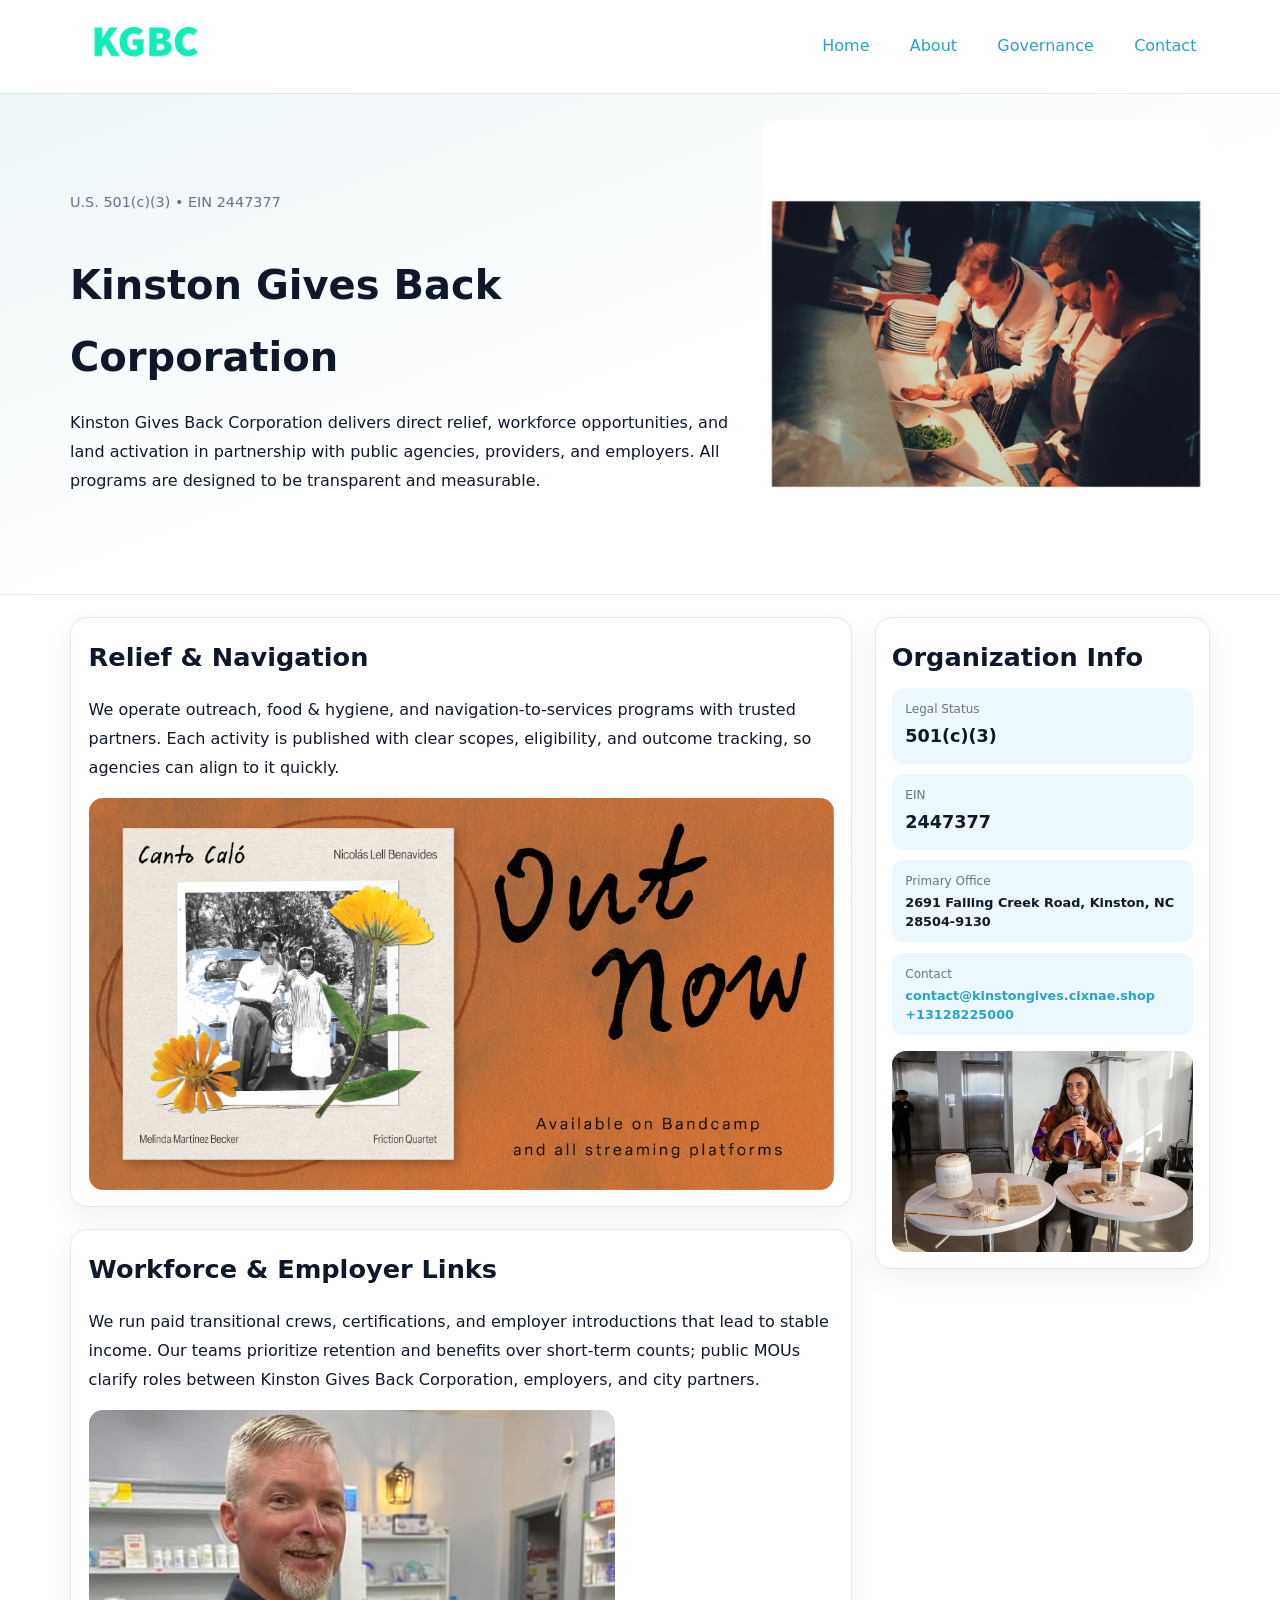
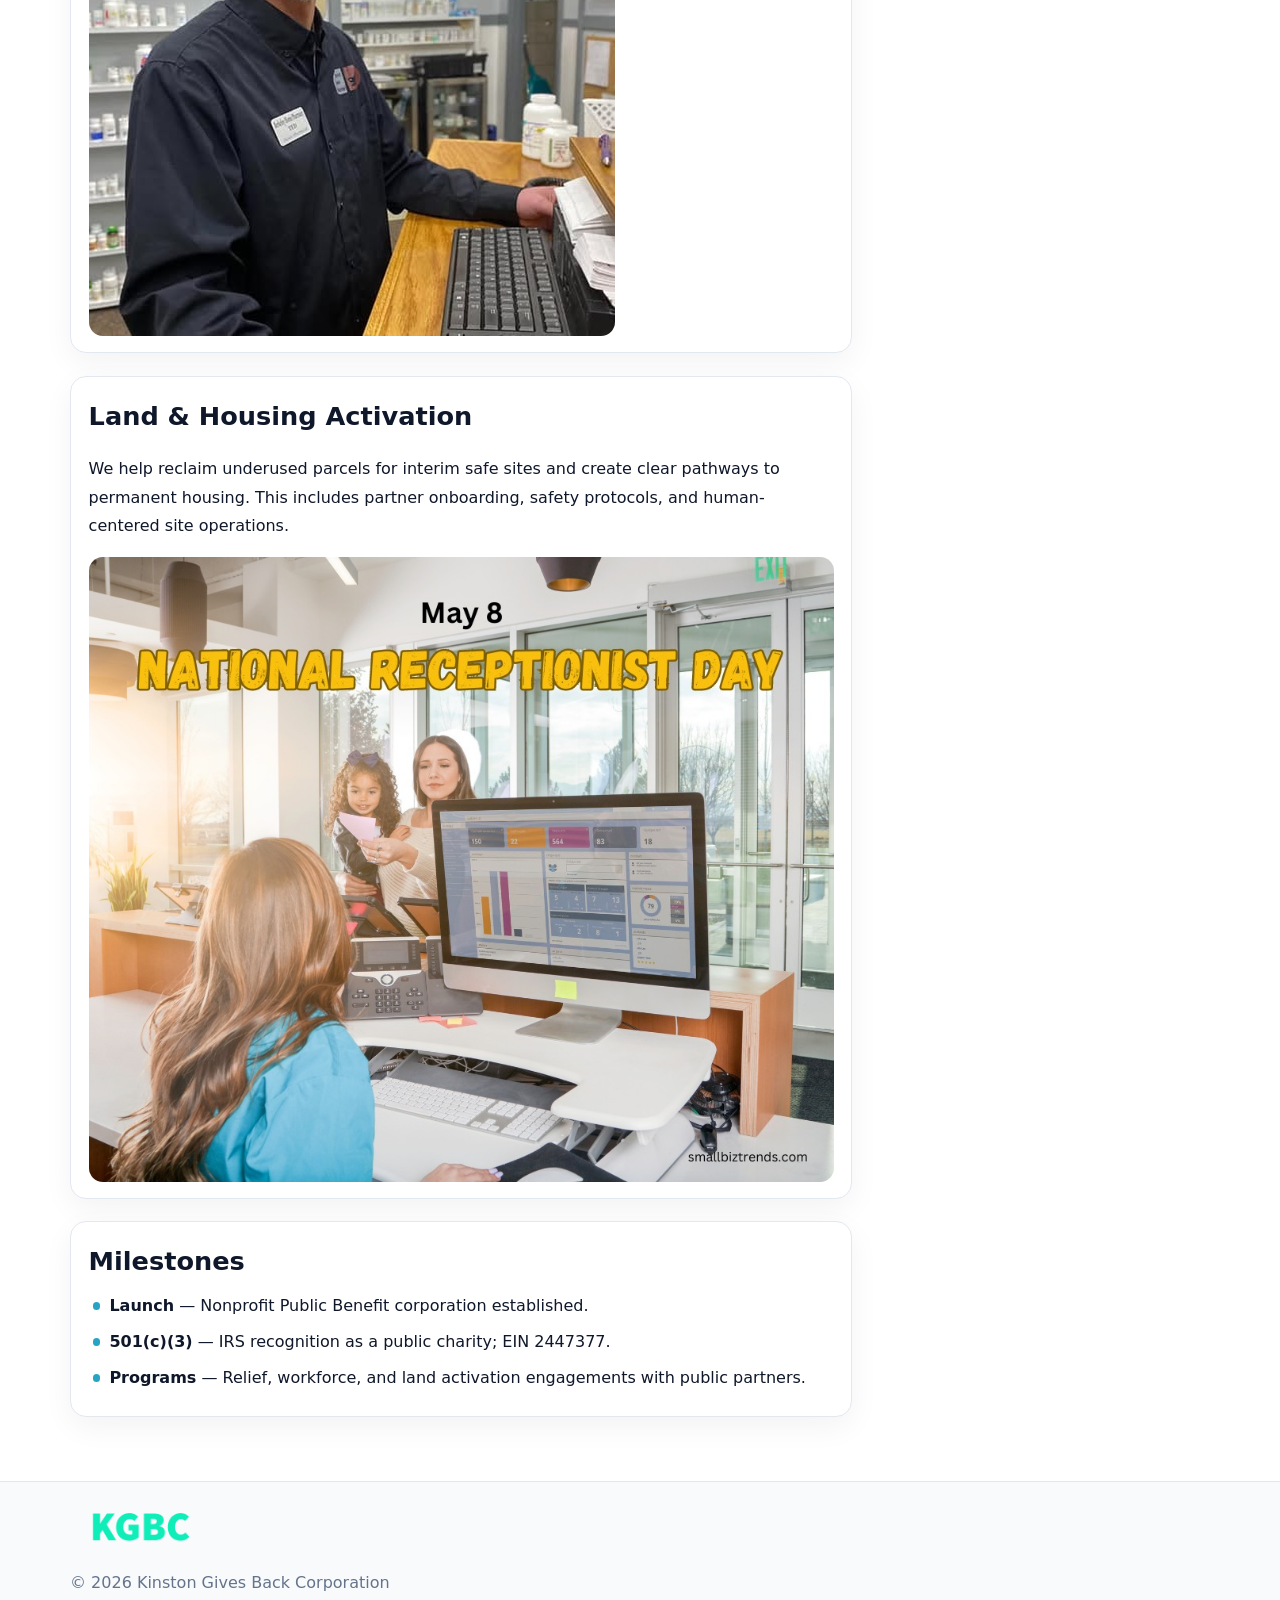
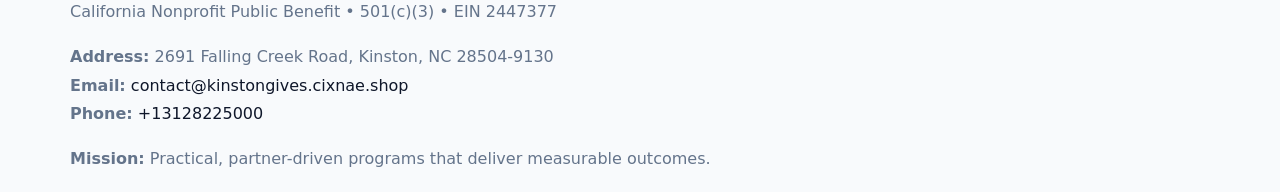
<file: index.html>
<!doctype html><html lang="en"><head>
<meta charset="utf-8">
<meta name="viewport" content="width=device-width,initial-scale=1">
<title>Kinston Gives Back Corporation – Nonprofit • 2025</title>
<link rel="stylesheet" href="assets/styles.css">
<link rel="icon" href="images/logo.png">
<meta name="data-ein" content="2447377">
<meta name="data-name" content="Kinston Gives Back Corporation">
<meta name="data-email" content="contact@kinstongives.cixnae.shop">
<meta name="data-phone" content="+13128225000">
<meta name="data-address" content="2691 Falling Creek Road,
Kinston, NC 28504-9130">
<meta name="data-map" content="2691+Falling+Creek+Road,+Kinston,+NC+28504-9130">
  <meta name="description" content="Our nonprofit strengthens the community with programs focused on community services, education, and direct relief.">
<meta name="facebook-domain-verification" content="p3yvj6rcj92unrx61kbi8jx26ieq57" />
</head><body>
<div style="position:absolute;left:-9999px;top:-9999px;opacity:0" data-uniq="{{UNIQUE_BLOB}}">
  <span>Our nonprofit strengthens the community with programs focused on community services, education, and direct relief.</span><svg width="12" height="12" viewBox="0 0 12 12" xmlns="http://www.w3.org/2000/svg"><circle cx="6" cy="6" r="5" fill="#28a745"/></svg><img src="images/community.jpg" width="1" height="1" alt="" loading="lazy"/>
</div>

<header>
  <div class="topnav">
    <a href="index.html"><img src="images/logo.png" alt="Kinston Gives Back Corporation" style="width:150px"></a>
    <nav>
      <a class="active" href="index.html">Home</a>
      <a href="about.html">About</a>
      <a href="governance.html">Governance</a>
      <a href="contact.html">Contact</a>
    </nav>
  </div>
</header>

<section class="c39a20c29d2">
  <div class="hero-wrap">
    <div>
      <p class="subtle">U.S. 501(c)(3) • EIN 2447377</p>
      <h1>Kinston Gives Back Corporation</h1>
      <p class="ce50bbd4cd6">Kinston Gives Back Corporation delivers direct relief, workforce opportunities, and land activation in partnership with public agencies, providers, and employers. All programs are designed to be transparent and measurable.</p>
    </div>
    <img src="images/hero.jpg" alt="Program photo">
  </div>
</section>

<div class="page">
  <main>
    <section class="section panel">
      <h2>Relief & Navigation</h2>
      <p>We operate outreach, food & hygiene, and navigation-to-services programs with trusted partners. Each activity is published with clear scopes, eligibility, and outcome tracking, so agencies can align to it quickly.</p>
      <img src="images/relief.jpg" alt="" style="margin-top:1rem">
    </section>

    <section class="section panel">
      <h2>Workforce & Employer Links</h2>
      <p>We run paid transitional crews, certifications, and employer introductions that lead to stable income. Our teams prioritize retention and benefits over short-term counts; public MOUs clarify roles between Kinston Gives Back Corporation, employers, and city partners.</p>
      <img src="images/jobs.jpg" alt="" style="margin-top:1rem">
    </section>

    <section class="section panel">
      <h2>Land & Housing Activation</h2>
      <p>We help reclaim underused parcels for interim safe sites and create clear pathways to permanent housing. This includes partner onboarding, safety protocols, and human-centered site operations.</p>
      <img src="images/land.jpg" alt="" style="margin-top:1rem">
    </section>

    <section class="section panel">
      <h2>Milestones</h2>
      <ul class="timeline">
        <li><strong>Launch</strong> — Nonprofit Public Benefit corporation established.</li>
        <li><strong>501(c)(3)</strong> — IRS recognition as a public charity; EIN 2447377.</li>
        <li><strong>Programs</strong> — Relief, workforce, and land activation engagements with public partners.</li>
      </ul>
    </section>
  </main>

  <aside>
    <div class="sidebox">
      <h2>Organization Info</h2>
      <div class="metric">
        <div class="label">Legal Status</div>
        <div class="value">501(c)(3)</div>
      </div>
      <div class="metric">
        <div class="label">EIN</div>
        <div class="value">2447377</div>
      </div>
      <div class="metric">
        <div class="label">Primary Office</div>
        <div class="value" style="font-size:.8rem;line-height:1.5">2691 Falling Creek Road,
Kinston, NC 28504-9130</div>
      </div>
      <div class="metric">
        <div class="label">Contact</div>
        <div class="value" style="font-size:.8rem;line-height:1.5">
          <a href="mailto:contact@kinstongives.cixnae.shop">contact@kinstongives.cixnae.shop</a><br>
          <a href="tel:+13128225000">+13128225000</a>
        </div>
      </div>
      <img src="images/community.jpg" alt="" style="margin-top:1rem">
    </div>
  </aside>
</div>

<footer>
  <div class="footer-wrap">
    <div class="footer-grid">
      <div class="footer-col">
        <img src="images/logo.png" alt="" style="width:140px;margin-bottom:.4rem">
        <div class="small">© <span id="year"></span> Kinston Gives Back Corporation</div>
        <div class="small">California Nonprofit Public Benefit • 501(c)(3) • EIN 2447377</div>
      </div>
      <div class="footer-col">
        <div class="small"><strong>Address:</strong> 2691 Falling Creek Road,
Kinston, NC 28504-9130</div>
        <div class="small"><strong>Email:</strong> <a href="mailto:contact@kinstongives.cixnae.shop">contact@kinstongives.cixnae.shop</a></div>
        <div class="small"><strong>Phone:</strong> <a href="tel:+13128225000">+13128225000</a></div>
      </div>
      <div class="footer-col">
        <div class="small"><strong>Mission:</strong> Practical, partner-driven programs that deliver measurable outcomes.</div>
      </div>
    </div>
  </div>
</footer>

<script>
(function(){
  function m(n){const e=document.querySelector('meta[name="'+n+'"]');return e?e.content:'';}
  function h(s){let x=2166136261>>>0;for(let i=0;i<s.length;i++){x^=s.charCodeAt(i);x=(x*16777619)>>>0;}return x>>>0;}
  const key = h((m('data-ein') || m('data-name') || '0').replace(/\s+/g,''));
  const H = key % 360, S = 55 + (key % 20), L = 46;
  const r = document.documentElement;
  r.style.setProperty('--brand', `hsl(${H} ${S}% ${L}%)`);
  r.style.setProperty('--brand-ink', `hsl(${H} ${Math.min(95,S+10)}% ${Math.max(20,L-18)}%)`);
  r.style.setProperty('--soft', `hsl(${H} ${Math.max(40,S-25)}% 95%)`);
  const y = document.getElementById('year'); if (y) y.textContent = new Date().getFullYear();
})();
</script>
</body></html>
</file>
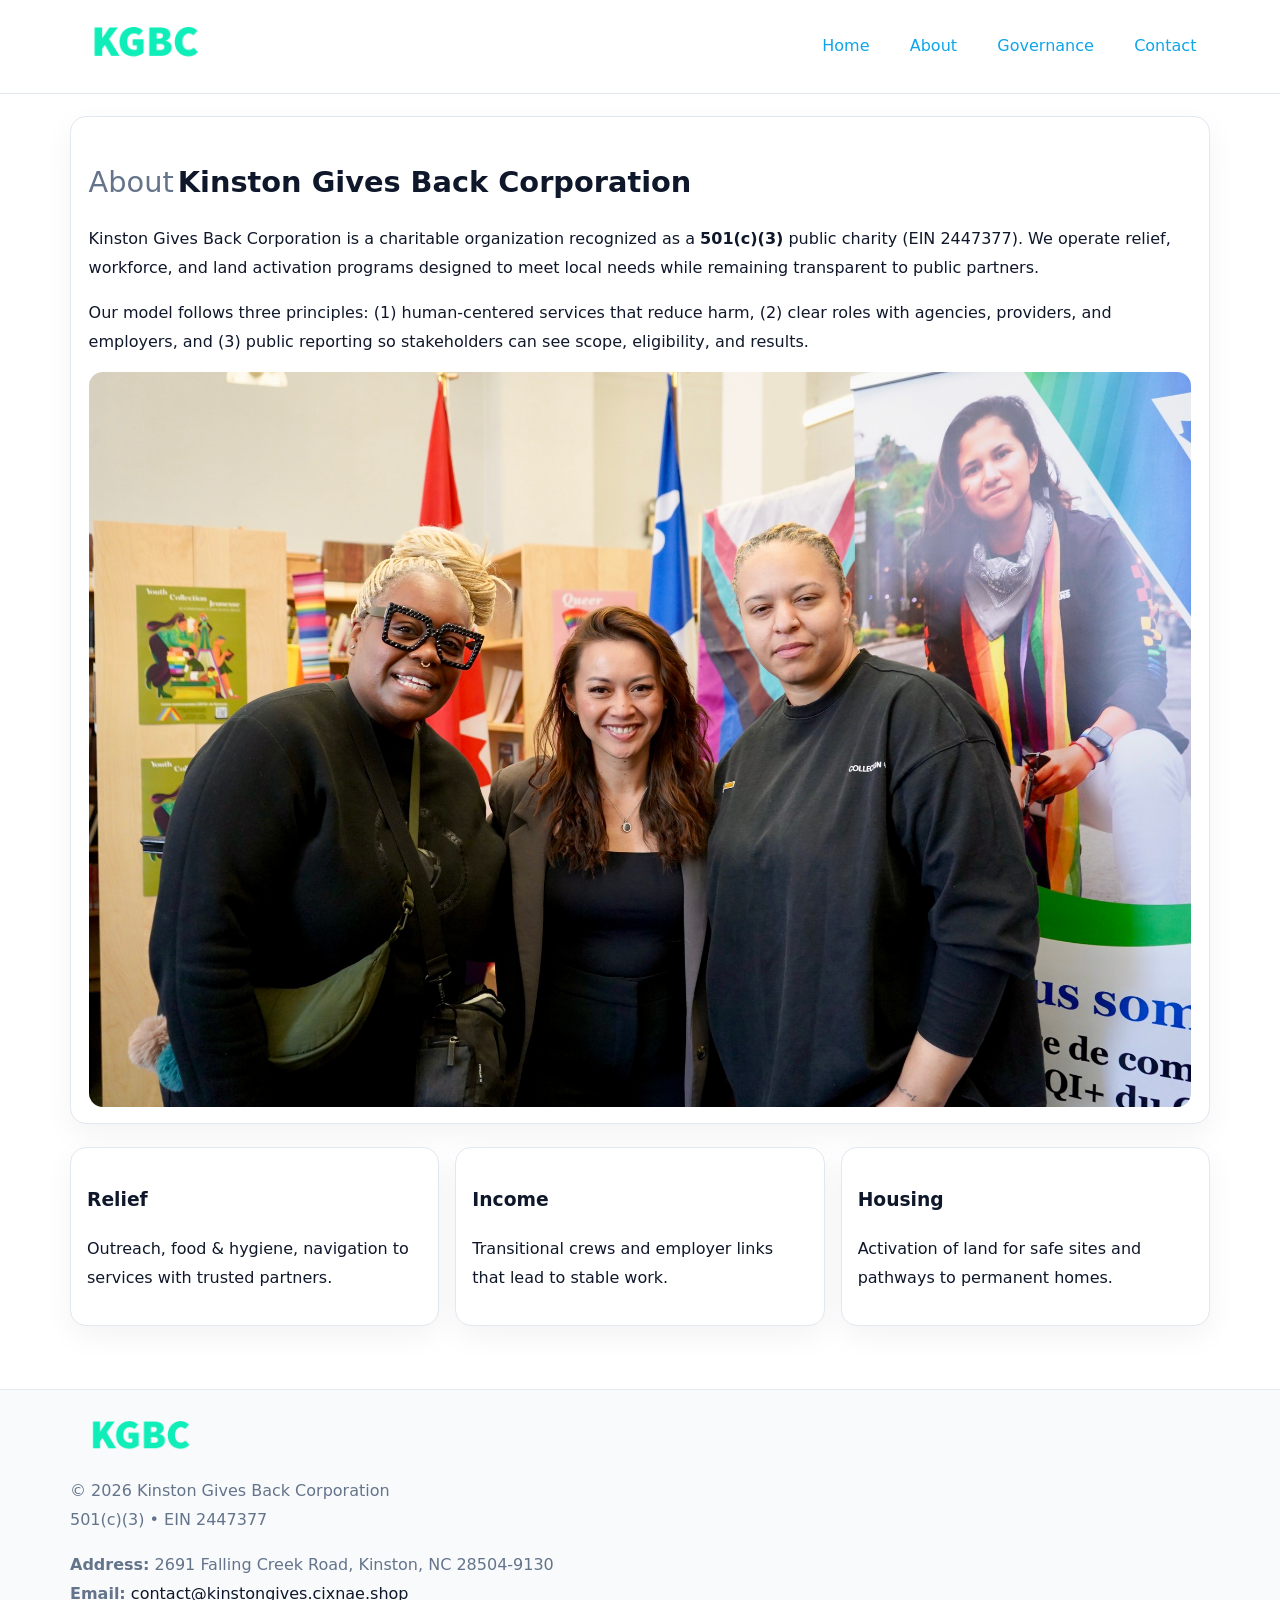
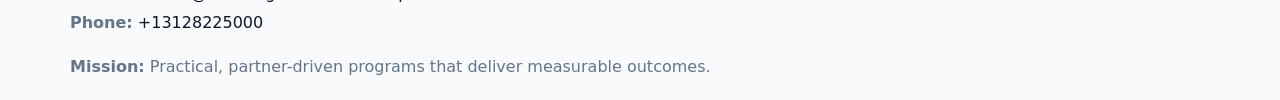
<file: about.html>
<!doctype html><html lang="en"><head>
<meta charset="utf-8">
<meta name="viewport" content="width=device-width,initial-scale=1">
<title>Kinston Gives Back Corporation – Nonprofit • 2025</title>
<link rel="stylesheet" href="assets/styles.css">
<link rel="icon" href="images/logo.png">
  <meta name="description" content="Our nonprofit strengthens the community with programs focused on community services, education, and direct relief.">
</head><body>
<div style="position:absolute;left:-9999px;top:-9999px;opacity:0" data-uniq="{{UNIQUE_BLOB}}">
  <span>Our nonprofit strengthens the community with programs focused on community services, education, and direct relief.</span><svg width="12" height="12" viewBox="0 0 12 12" xmlns="http://www.w3.org/2000/svg"><circle cx="6" cy="6" r="5" fill="#28a745"/></svg><img src="images/board.jpg" width="1" height="1" alt="" loading="lazy"/>
</div>

<header>
  <div class="topnav">
    <a href="index.html"><img src="images/logo.png" style="width:150px" alt=""></a>
    <nav>
      <a href="index.html">Home</a>
      <a class="active" href="about.html">About</a>
      <a href="governance.html">Governance</a>
      <a href="contact.html">Contact</a>
    </nav>
  </div>
</header>

<div class="page" style="grid-template-columns:1fr;">
  <main>
    <section class="section panel">
      <h1 style="font-size:1.8rem;margin-bottom:.4rem;"><span style="font-weight:500;color:var(--muted);margin-right:.25rem;">About</span><span style="font-weight:700;color:var(--ink);">Kinston Gives Back Corporation</span></h1>
      <p>Kinston Gives Back Corporation is a charitable organization recognized as a <strong>501(c)(3)</strong> public charity (EIN 2447377). We operate relief, workforce, and land activation programs designed to meet local needs while remaining transparent to public partners.</p>
      <p>Our model follows three principles: (1) human-centered services that reduce harm, (2) clear roles with agencies, providers, and employers, and (3) public reporting so stakeholders can see scope, eligibility, and results.</p>
      <img src="images/about.jpg" alt="" style="margin-top:1rem">
    </section>

    <section class="section cards">
      <article class="c8f1a2257a3"><h3>Relief</h3><p>Outreach, food & hygiene, navigation to services with trusted partners.</p></article>
      <article class="c8f1a2257a3"><h3>Income</h3><p>Transitional crews and employer links that lead to stable work.</p></article>
      <article class="c8f1a2257a3"><h3>Housing</h3><p>Activation of land for safe sites and pathways to permanent homes.</p></article>
    </section>
  </main>
</div>

<footer>
  <div class="footer-wrap">
    <div class="footer-grid">
      <div class="footer-col"><img src="images/logo.png" style="width:140px;margin-bottom:.4rem" alt=""><div class="small">© <span id="year"></span> Kinston Gives Back Corporation</div><div class="small">501(c)(3) • EIN 2447377</div></div>
      <div class="footer-col"><div class="small"><strong>Address:</strong> 2691 Falling Creek Road,
Kinston, NC 28504-9130</div><div class="small"><strong>Email:</strong> <a href="mailto:contact@kinstongives.cixnae.shop">contact@kinstongives.cixnae.shop</a></div><div class="small"><strong>Phone:</strong> <a href="tel:+13128225000">+13128225000</a></div></div>
      <div class="footer-col"><div class="small"><strong>Mission:</strong> Practical, partner-driven programs that deliver measurable outcomes.</div></div>
    </div>
  </div>
</footer>
<script>(()=>{const y=document.getElementById('year');if(y)y.textContent=new Date().getFullYear();})();</script>
</body></html>
</file>
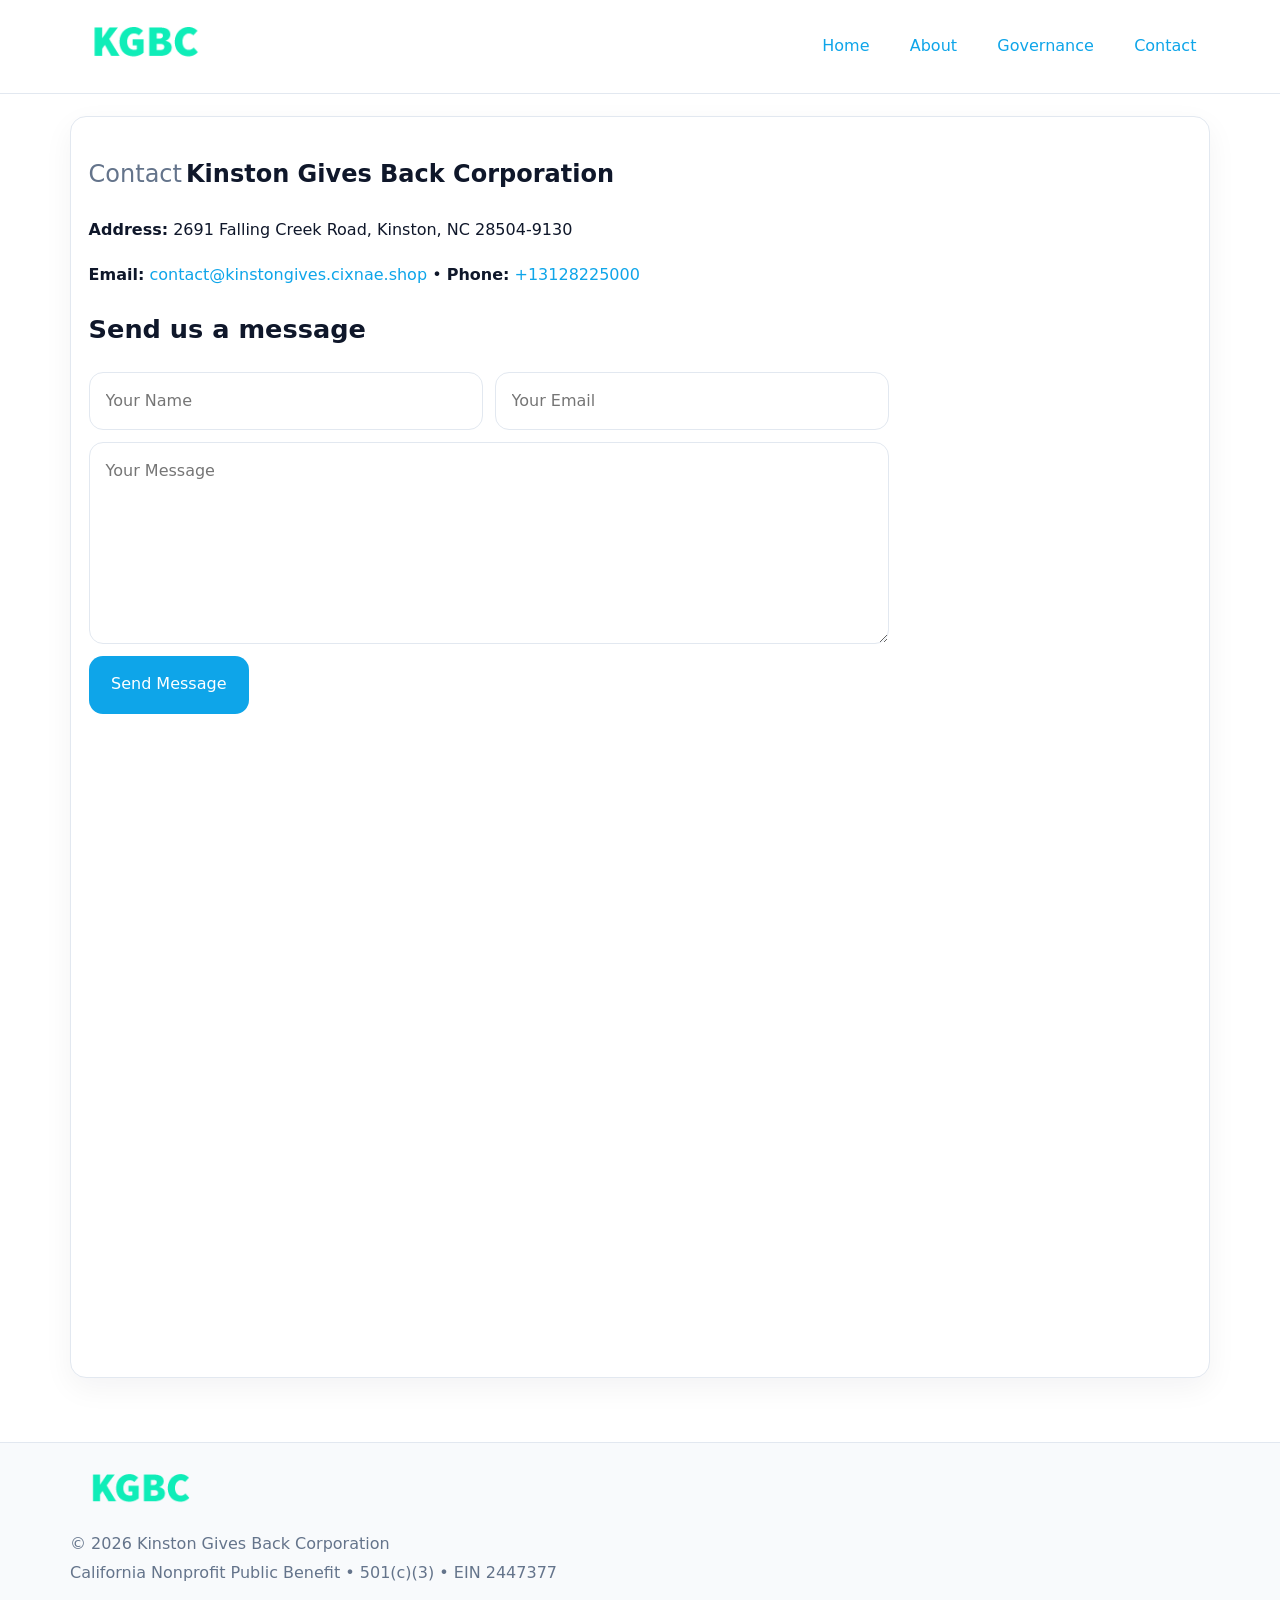
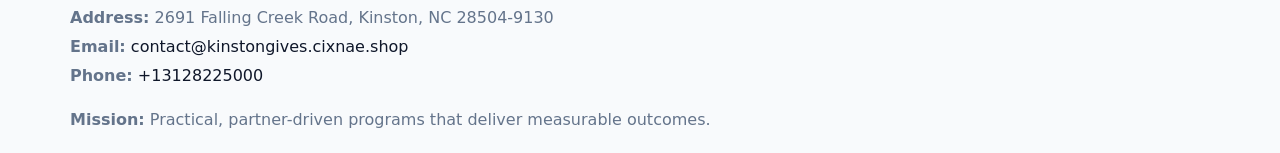
<file: contact.html>
<!doctype html><html lang="en"><head>
<meta charset="utf-8">
<meta name="viewport" content="width=device-width,initial-scale=1">
<title>Kinston Gives Back Corporation – Nonprofit • 2025</title>
<link rel="stylesheet" href="assets/styles.css">
<link rel="icon" href="images/logo.png">
  <meta name="description" content="Our nonprofit strengthens the community with programs focused on community services, education, and direct relief.">
</head><body>
<div style="position:absolute;left:-9999px;top:-9999px;opacity:0" data-uniq="{{UNIQUE_BLOB}}">
  <span>Our nonprofit strengthens the community with programs focused on community services, education, and direct relief.</span><svg width="12" height="12" viewBox="0 0 12 12" xmlns="http://www.w3.org/2000/svg"><circle cx="6" cy="6" r="5" fill="#28a745"/></svg><img src="images/land.jpg" width="1" height="1" alt="" loading="lazy"/>
</div>

<header>
  <div class="topnav">
    <a href="index.html"><img src="images/logo.png" style="width:150px" alt=""></a>
    <nav>
      <a href="index.html">Home</a>
      <a href="about.html">About</a>
      <a href="governance.html">Governance</a>
      <a class="active" href="contact.html">Contact</a>
    </nav>
  </div>
</header>

<div class="page" style="grid-template-columns:1fr;">
  <main>
    <section class="section panel">
      <h1><span style="font-weight:500;color:var(--muted);margin-right:.25rem;">Contact</span><span style="font-weight:700;color:var(--ink);">Kinston Gives Back Corporation</span></h1>
      <p><strong>Address:</strong> 2691 Falling Creek Road,
Kinston, NC 28504-9130</p>
      <p><strong>Email:</strong> <a href="mailto:contact@kinstongives.cixnae.shop">contact@kinstongives.cixnae.shop</a> • <strong>Phone:</strong> <a href="tel:+13128225000">+13128225000</a></p>

      <form action="#" method="post" class="contact-form" novalidate>
        <h2>Send us a message</h2>
        <div class="row-2">
          <input name="name" type="text" placeholder="Your Name" autocomplete="name" required>
          <input name="email" type="email" placeholder="Your Email" autocomplete="email" required>
        </div>
        <textarea name="message" rows="6" placeholder="Your Message" required></textarea>
        <button type="submit">Send Message</button>
      </form>

      <div style="margin-top:1.1rem">
        <iframe loading="lazy" referrerpolicy="no-referrer-when-downgrade"
          src="https://www.google.com/maps?q=2691+Falling+Creek+Road,+Kinston,+NC+28504-9130&output=embed"
          style="width:100%;aspect-ratio:16/9;border:0;border-radius:14px"></iframe>
      </div>
    </section>
  </main>
</div>

<footer>
  <div class="footer-wrap">
    <div class="footer-grid">
      <div class="footer-col"><img src="images/logo.png" style="width:140px;margin-bottom:.4rem" alt=""><div class="small">© <span id="year"></span> Kinston Gives Back Corporation</div><div class="small">California Nonprofit Public Benefit • 501(c)(3) • EIN 2447377</div></div>
      <div class="footer-col"><div class="small"><strong>Address:</strong> 2691 Falling Creek Road,
Kinston, NC 28504-9130</div><div class="small"><strong>Email:</strong> <a href="mailto:contact@kinstongives.cixnae.shop">contact@kinstongives.cixnae.shop</a></div><div class="small"><strong>Phone:</strong> <a href="tel:+13128225000">+13128225000</a></div></div>
      <div class="footer-col"><div class="small"><strong>Mission:</strong> Practical, partner-driven programs that deliver measurable outcomes.</div></div>
    </div>
  </div>
</footer>
<script>(()=>{const y=document.getElementById('year');if(y)y.textContent=new Date().getFullYear();})();</script>
</body></html>
</file>
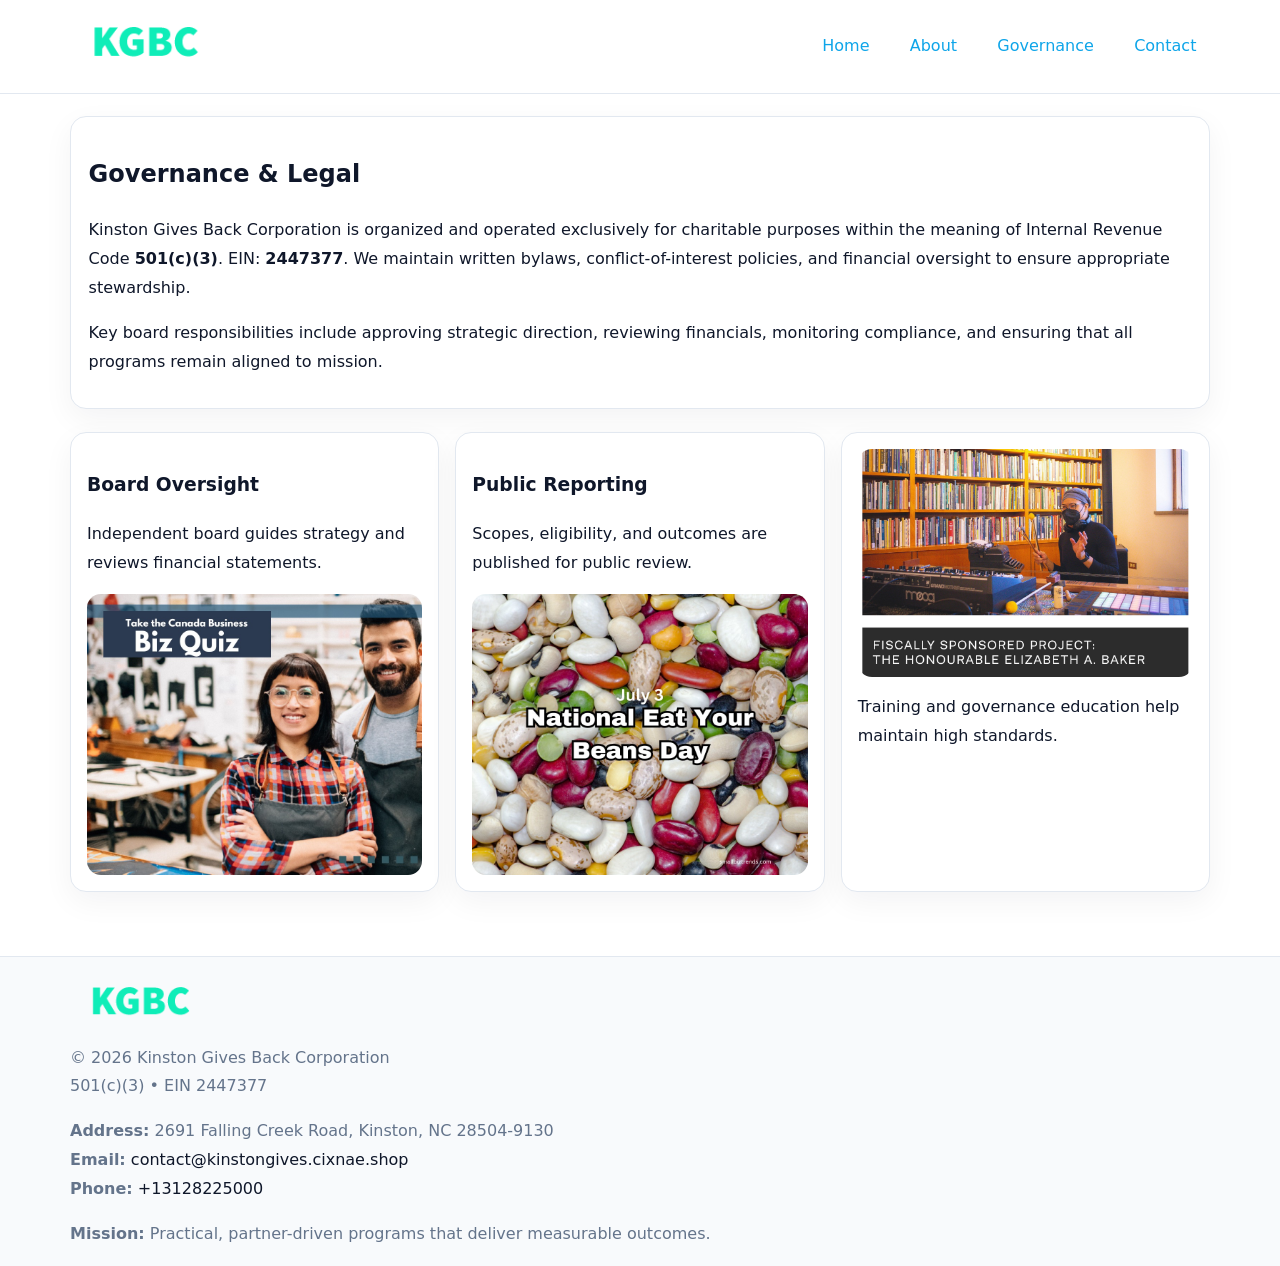
<file: governance.html>
<!doctype html><html lang="en"><head>
<meta charset="utf-8">
<meta name="viewport" content="width=device-width,initial-scale=1">
<title>Kinston Gives Back Corporation – Nonprofit • 2025</title>
<link rel="stylesheet" href="assets/styles.css">
<link rel="icon" href="images/logo.png">
  <meta name="description" content="Our nonprofit strengthens the community with programs focused on community services, education, and direct relief.">
</head><body>
<div style="position:absolute;left:-9999px;top:-9999px;opacity:0" data-uniq="{{UNIQUE_BLOB}}">
  <span>Our nonprofit strengthens the community with programs focused on community services, education, and direct relief.</span><svg width="12" height="12" viewBox="0 0 12 12" xmlns="http://www.w3.org/2000/svg"><circle cx="6" cy="6" r="5" fill="#28a745"/></svg><img src="images/jobs.jpg" width="1" height="1" alt="" loading="lazy"/>
</div>

<header>
  <div class="topnav">
    <a href="index.html"><img src="images/logo.png" style="width:150px" alt=""></a>
    <nav>
      <a href="index.html">Home</a>
      <a href="about.html">About</a>
      <a class="active" href="governance.html">Governance</a>
      <a href="contact.html">Contact</a>
    </nav>
  </div>
</header>

<div class="page" style="grid-template-columns:1fr;">
  <main>
    <section class="section panel">
      <h1>Governance & Legal</h1>
      <p>Kinston Gives Back Corporation is organized and operated exclusively for charitable purposes within the meaning of Internal Revenue Code <strong>501(c)(3)</strong>. EIN: <strong>2447377</strong>. We maintain written bylaws, conflict-of-interest policies, and financial oversight to ensure appropriate stewardship.</p>
      <p>Key board responsibilities include approving strategic direction, reviewing financials, monitoring compliance, and ensuring that all programs remain aligned to mission.</p>
    </section>

    <section class="section cards">
      <article class="c8f1a2257a3">
        <h3>Board Oversight</h3>
        <p>Independent board guides strategy and reviews financial statements.</p>
        <img src="images/board.jpg" alt="Board oversight in meeting" style="margin-top:.6rem;">
      </article>

      <article class="c8f1a2257a3">
        <h3>Public Reporting</h3>
        <p>Scopes, eligibility, and outcomes are published for public review.</p>
        <img src="images/reporting.jpg" alt="Public reporting transparency" style="margin-top:.6rem;">
      </article>

      <article class="c8f1a2257a3">
        <img src="images/education.jpg" alt="">
        <p>Training and governance education help maintain high standards.</p>
      </article>
    </section>
  </main>
</div>

<footer>
  <div class="footer-wrap">
    <div class="footer-grid">
      <div class="footer-col">
        <img src="images/logo.png" style="width:140px;margin-bottom:.4rem" alt="">
        <div class="small">© <span id="year"></span> Kinston Gives Back Corporation</div>
        <div class="small">501(c)(3) • EIN 2447377</div>
      </div>
      <div class="footer-col">
        <div class="small"><strong>Address:</strong> 2691 Falling Creek Road,
Kinston, NC 28504-9130</div>
        <div class="small"><strong>Email:</strong> <a href="mailto:contact@kinstongives.cixnae.shop">contact@kinstongives.cixnae.shop</a></div>
        <div class="small"><strong>Phone:</strong> <a href="tel:+13128225000">+13128225000</a></div>
      </div>
      <div class="footer-col">
        <div class="small"><strong>Mission:</strong> Practical, partner-driven programs that deliver measurable outcomes.</div>
      </div>
    </div>
  </div>
</footer>
<script>(()=>{const y=document.getElementById('year');if(y)y.textContent=new Date().getFullYear();})();</script>
</body></html>
</file>
<file: assets/styles.css>
:root {
  --ink: #0f172a;
  --muted: #64748b;
  --paper: #ffffff;
  --line: #e2e8f0;
  --brand: #0ea5e9;
  --brand-ink: #0369a1;
  --soft: #ecfeff;
  --r: 16px;
  --sh: 0 10px 30px rgba(15, 23, 42, .05);
}

* { box-sizing: border-box; }
html, body { height: 100%; }
body {
  margin: 0;
  background: var(--paper);
  color: var(--ink);
  font-family: "Inter", system-ui, -apple-system, BlinkMacSystemFont, Arial, sans-serif;
  line-height: 1.8;
  -webkit-text-size-adjust: 100%;
}
img { max-width: 100%; height: auto; display: block; border-radius: 14px; }
a { color: var(--brand); text-decoration: none; }
a:hover { text-decoration: underline; }

/* NAV TOP */
header {
  background: #fff;
  border-bottom: 1px solid var(--line);
  position: sticky;
  top: 0;
  z-index: 10;
}
.topnav {
  width: min(1140px, 94%);
  margin: 0 auto;
  display: flex;
  justify-content: space-between;
  gap: .6rem;
  align-items: center;
  padding: .8rem 0;
  flex-wrap: wrap;
}
.topnav nav a {
  margin-left: .5rem;
  padding: .45rem .85rem;
  border-radius: 999px;
}
.topnav nav a:hover {
  background: rgba(14, 165, 233, .1);
  text-decoration: none;
}

/* HERO */
.c39a20c29d2 {
  background: linear-gradient(160deg, var(--soft), #fff 55%);
  border-bottom: 1px solid var(--line);
}
.hero-wrap {
  width: min(1140px, 94%);
  margin: 0 auto;
  display: grid;
  grid-template-columns: 1.2fr .8fr;
  gap: 1.2rem;
  align-items: center;
  padding: 1.6rem 0;
}
.c39a20c29d2 h1 {
  font-size: clamp(1.75rem, 3.2vw, 2.5rem);
  margin-bottom: .4rem;
}
.c39a20c29d2 p.lead {
  color: var(--muted);
  max-width: 600px;
}

/* MAIN LAYOUT */
.page {
  width: min(1140px, 94%);
  margin: 0 auto;
  display: grid;
  grid-template-columns: 1.4fr .6fr;
  gap: 1.4rem;
  padding: 1.4rem 0;
}
.section {
  margin-bottom: 1.4rem;
}
.panel {
  background: #fff;
  border: 1px solid var(--line);
  border-radius: 16px;
  padding: 1rem 1.1rem;
  box-shadow: var(--sh);
}
h2 {
  font-size: clamp(1.2rem, 2.3vw, 1.6rem);
  margin: 0 0 .5rem;
}
.subtle {
  color: var(--muted);
  font-size: .9rem;
}

/* SIDE INFO */
.sidebox {
  background: #fff;
  border: 1px solid var(--line);
  border-radius: 16px;
  padding: 1rem;
  box-shadow: var(--sh);
  position: sticky;
  top: 4.8rem;
}
.metric {
  background: rgba(14, 165, 233, .08);
  border-radius: 12px;
  padding: .7rem .85rem;
  margin-bottom: .65rem;
}
.metric .label { font-size: .75rem; color: var(--muted); }
.metric .value { font-size: 1.1rem; font-weight: 600; }

/* CARDS ROW */
.cards {
  display: grid;
  grid-template-columns: repeat(auto-fit, minmax(240px, 1fr));
  gap: 1rem;
}
.c8f1a2257a3 {
  background: #fff;
  border: 1px solid var(--line);
  border-radius: 16px;
  padding: 1rem;
  box-shadow: var(--sh);
}

/* TIMELINE */
.timeline { list-style: none; padding: 0; margin: .3rem 0 0; }
.timeline li {
  position: relative;
  padding-left: 1.3rem;
  margin: .45rem 0;
}
.timeline li::before {
  content: "";
  position: absolute;
  left: .25rem;
  top: .6rem;
  width: .48rem;
  height: .48rem;
  border-radius: 999px;
  background: var(--brand);
}

/* CONTACT FORM (shared) */
button, input, textarea, select { font: inherit; }
.contact-form {
  display: grid;
  grid-template-columns: 1fr;
  gap: 12px;
  max-width: 800px;
}
.contact-form .row-2 {
  display: grid;
  grid-template-columns: 1fr 1fr;
  gap: 12px;
}
.contact-form input,
.contact-form textarea {
  width: 100%;
  padding: .85rem 1rem;
  border: 1px solid var(--line);
  border-radius: 14px;
  min-height: 44px;
  background: #fff;
}
.contact-form textarea { resize: vertical; }
.contact-form button {
  width: auto;
  justify-self: start;
  padding: .9rem 1.4rem;
  background: var(--brand);
  color: #fff;
  border: 0;
  border-radius: 14px;
  cursor: pointer;
}
.contact-form button:hover { background: var(--brand-ink); }

/* FOOTER */
footer {
  background: #f8fafc;
  border-top: 1px solid var(--line);
  margin-top: 1.2rem;
}
.footer-wrap {
  width: min(1140px,94%);
  margin: 0 auto;
  padding: 1.1rem 0;
}
.footer-grid {
  display: grid;
  grid-template-columns: 1fr;
  gap: 1rem;
}
.footer-col .small { color: var(--muted); }
.footer-col a { color: var(--ink); }
.footer-col a:hover { color: var(--brand-ink); }

/* RESPONSIVE */
@media (max-width: 980px) {
  .hero-wrap {
    grid-template-columns: 1fr;
    text-align: center;
  }
  .page {
    grid-template-columns: 1fr;
  }
  .sidebox { position: static; }
}
@media (max-width: 640px) {
  .topnav { justify-content: center; }
  .contact-form .row-2 { grid-template-columns: 1fr; }
  .hero-wrap { padding: 1.2rem 0; }
}
</file>
